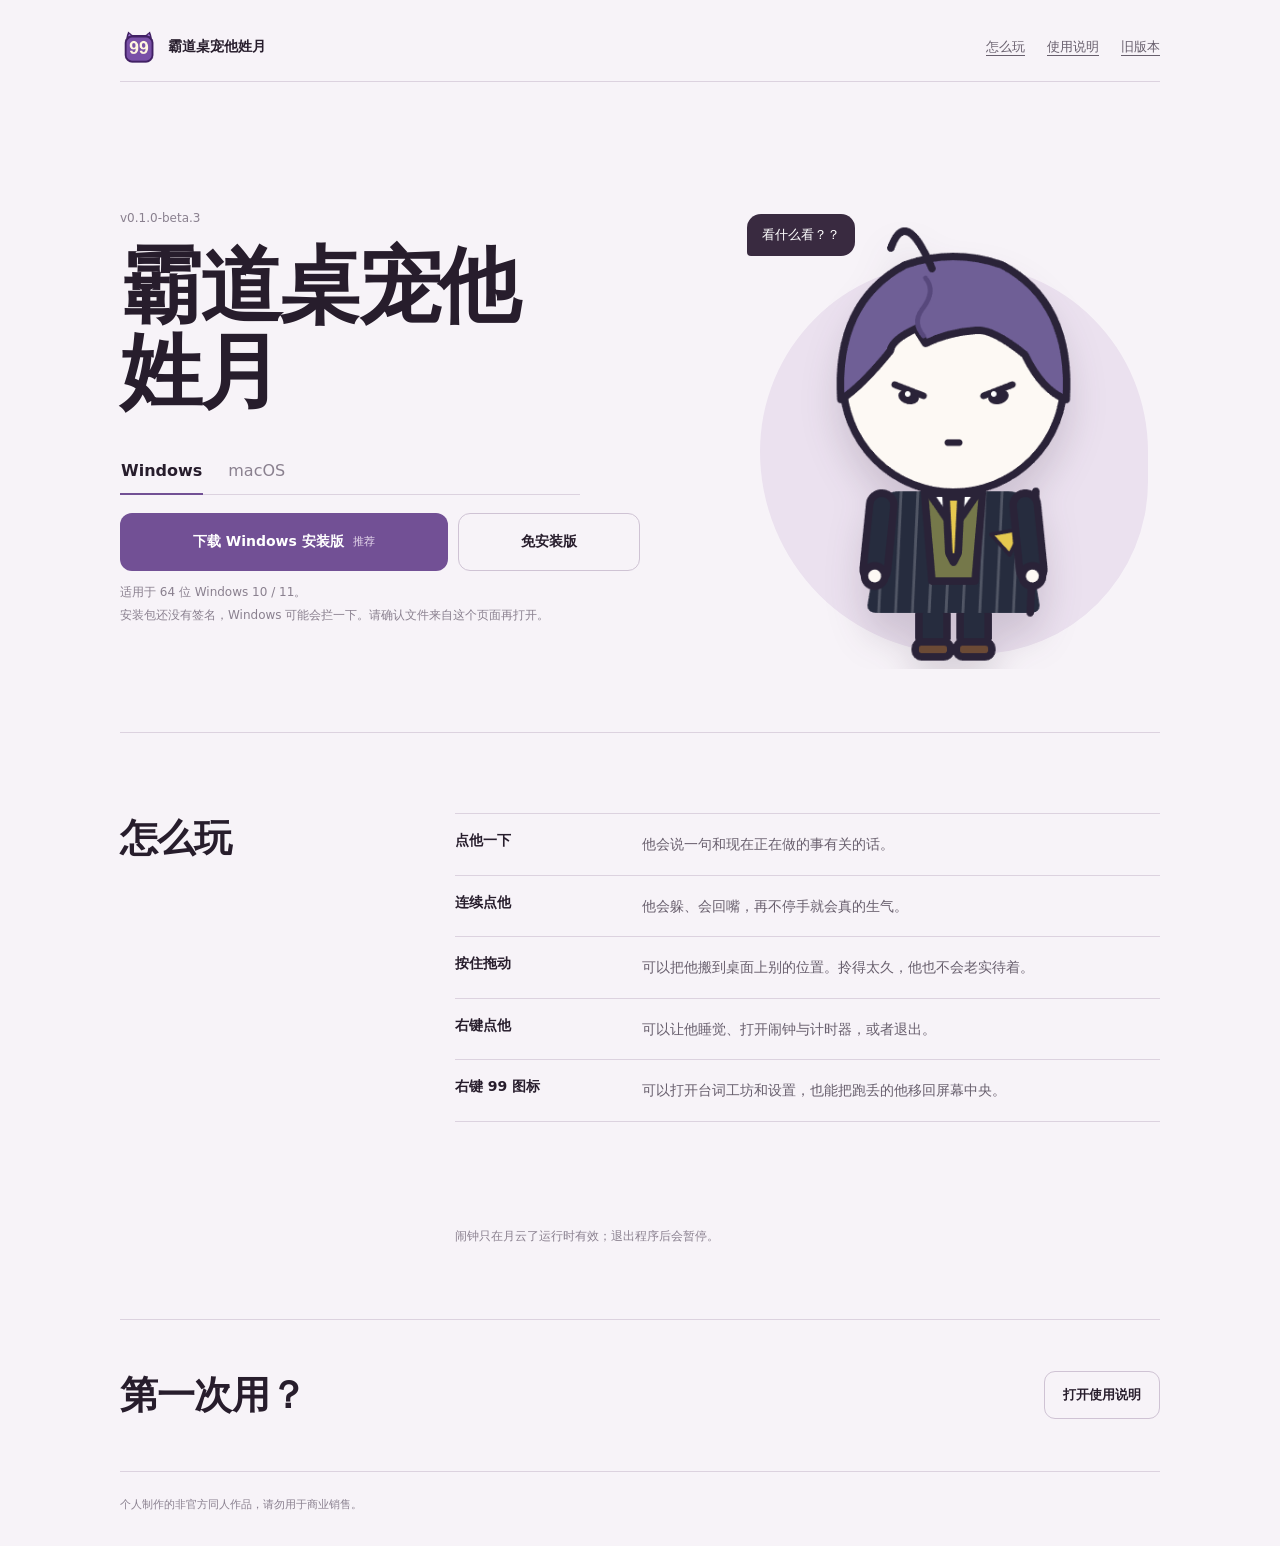
<file: index.html>
<!doctype html>
<html lang="zh-CN">
<head>
  <meta charset="utf-8">
  <meta name="viewport" content="width=device-width, initial-scale=1, viewport-fit=cover">
  <meta name="description" content="霸道桌宠他姓月下载页，支持 Windows 10/11 与 macOS 12 及以上版本。">
  <meta name="theme-color" content="#f5f0f7">
  <meta property="og:type" content="website">
  <meta property="og:title" content="霸道桌宠他姓月">
  <meta property="og:description" content="霸道桌宠他姓月 Windows 与 macOS 下载及使用说明。">
  <meta property="og:image" content="https://lzl2lzl.github.io/tsukumo99-download/social-preview.png">
  <meta property="og:url" content="https://lzl2lzl.github.io/tsukumo99-download/">
  <title>霸道桌宠他姓月 · 下载</title>
  <link rel="icon" href="icon.png">
  <link rel="stylesheet" href="styles.css?v=20261002">
</head>
<body>
  <header class="site-header">
    <a class="identity" href="#top" aria-label="回到下载页顶部">
      <img src="icon.png" alt="" width="42" height="42">
      <strong>霸道桌宠他姓月</strong>
    </a>
    <nav class="site-nav" aria-label="网站导航">
      <a href="#play">怎么玩</a>
      <a href="guide/">使用说明</a>
      <a href="https://github.com/lzl2lzl/tsukumo99-download/releases" rel="noreferrer">旧版本</a>
    </nav>
  </header>

  <main id="top">
    <section class="hero" aria-labelledby="page-title">
      <div class="hero-copy">
        <p class="version" id="release-version" aria-live="polite">v0.1.0-beta.3</p>
        <h1 id="page-title">霸道桌宠他姓月</h1>

        <div class="platform-switch" id="download" role="tablist" aria-label="选择电脑系统">
          <button id="tab-windows" type="button" role="tab" aria-selected="true" aria-controls="panel-windows" data-platform="windows">Windows</button>
          <button id="tab-macos" type="button" role="tab" aria-selected="false" aria-controls="panel-macos" data-platform="macos">macOS</button>
        </div>

        <div class="download-panels">
          <section class="platform-panel" id="panel-windows" role="tabpanel" aria-labelledby="tab-windows">
            <a class="download-button primary" id="setup-download" href="https://github.com/lzl2lzl/tsukumo99-download/releases/download/v0.1.0-beta.3/Tsukumo99-Setup.exe">
              <span>下载 Windows 安装版</span><small>推荐</small>
            </a>
            <a class="download-button secondary" id="portable-download" href="https://github.com/lzl2lzl/tsukumo99-download/releases/download/v0.1.0-beta.3/Tsukumo99-Portable.zip">免安装版</a>
          </section>
          <section class="platform-panel" id="panel-macos" role="tabpanel" aria-labelledby="tab-macos">
            <a class="download-button primary" id="mac-dmg-download" href="https://github.com/lzl2lzl/tsukumo99-download/releases/download/v0.1.0-beta.3/Tsukumo99-macOS-universal.dmg">
              <span>下载 macOS 版</span><small>Apple 芯片与 Intel 均可</small>
            </a>
            <a class="download-button secondary" id="mac-zip-download" href="https://github.com/lzl2lzl/tsukumo99-download/releases/download/v0.1.0-beta.3/Tsukumo99-macOS-universal.zip">ZIP 备用包</a>
          </section>
        </div>
        <p class="system-note" id="system-note">适用于 64 位 Windows 10 / 11。</p>
        <p class="unsigned-note" id="unsigned-note">安装包还没有签名，系统可能会拦一下。请确认文件来自这个页面再打开。</p>
      </div>

      <div class="pet-picture">
        <p>看什么看？？</p>
        <img src="pet-preview.png" alt="站在桌面上的月云了" width="512" height="512">
      </div>
    </section>

    <section class="play" id="play" aria-labelledby="play-title">
      <h2 id="play-title">怎么玩</h2>
      <div class="play-lines">
        <p><strong>点他一下</strong><span>他会说一句和现在正在做的事有关的话。</span></p>
        <p><strong>连续点他</strong><span>他会躲、会回嘴，再不停手就会真的生气。</span></p>
        <p><strong>按住拖动</strong><span>可以把他搬到桌面上别的位置。拎得太久，他也不会老实待着。</span></p>
        <p><strong>右键点他</strong><span>可以让他睡觉、打开闹钟与计时器，或者退出。</span></p>
        <p><strong>右键 99 图标</strong><span>可以打开台词工坊和设置，也能把跑丢的他移回屏幕中央。</span></p>
      </div>
      <p class="reminder-note">闹钟只在月云了运行时有效；退出程序后会暂停。</p>
    </section>

    <section class="guide-link" aria-labelledby="guide-title">
      <div>
        <h2 id="guide-title">第一次用？</h2>
      </div>
      <a href="guide/">打开使用说明</a>
    </section>
  </main>

  <footer>
    <p>个人制作的非官方同人作品，请勿用于商业销售。</p>
  </footer>

  <script>
    const repository = 'lzl2lzl/tsukumo99-download';
    const fallbackVersion = 'v0.1.0-beta.3';
    const assetNames = {
      setup: 'Tsukumo99-Setup.exe',
      portable: 'Tsukumo99-Portable.zip',
      macDmg: 'Tsukumo99-macOS-universal.dmg',
      macZip: 'Tsukumo99-macOS-universal.zip',
    };
    const platformCopy = {
      windows: {
        system: '适用于 64 位 Windows 10 / 11。',
        unsigned: '安装包还没有签名，Windows 可能会拦一下。请确认文件来自这个页面再打开。',
      },
      macos: {
        system: '适用于 macOS 12 及以上版本。',
        unsigned: '安装包还没有签名，macOS 首次打开时可能会拦一下。请确认文件来自这个页面再打开。',
      },
    };

    function activatePlatform(platform, focus = false) {
      document.querySelectorAll('[role="tab"]').forEach((tab) => {
        const selected = tab.dataset.platform === platform;
        tab.setAttribute('aria-selected', String(selected));
        tab.tabIndex = selected ? 0 : -1;
        if (selected && focus) tab.focus();
      });
      document.querySelectorAll('.platform-panel').forEach((panel) => {
        panel.hidden = panel.id !== 'panel-' + platform;
      });
      document.getElementById('system-note').textContent = platformCopy[platform].system;
      document.getElementById('unsigned-note').textContent = platformCopy[platform].unsigned;
    }

    const tabs = [...document.querySelectorAll('[role="tab"]')];
    tabs.forEach((tab, index) => {
      tab.addEventListener('click', () => activatePlatform(tab.dataset.platform));
      tab.addEventListener('keydown', (event) => {
        if (!['ArrowLeft', 'ArrowRight'].includes(event.key)) return;
        event.preventDefault();
        const next = tabs[(index + (event.key === 'ArrowRight' ? 1 : -1) + tabs.length) % tabs.length];
        activatePlatform(next.dataset.platform, true);
      });
    });

    const requestedPlatform = new URLSearchParams(window.location.search).get('platform');
    const prefersMac = /Mac|iPhone|iPad/i.test(navigator.platform) || /Macintosh/i.test(navigator.userAgent);
    activatePlatform(['windows', 'macos'].includes(requestedPlatform) ? requestedPlatform : prefersMac ? 'macos' : 'windows');

    fetch('https://api.github.com/repos/' + repository + '/releases?per_page=10', {
      headers: { Accept: 'application/vnd.github+json' },
    })
      .then((response) => {
        if (!response.ok) throw new Error('release unavailable');
        return response.json();
      })
      .then((releases) => {
        const latest = releases.find((release) => !release.draft && Object.values(assetNames)
          .some((name) => release.assets.some((asset) => asset.name === name)));
        if (!latest) return;
        document.getElementById('release-version').textContent = latest.tag_name || fallbackVersion;
        const links = { setup: 'setup-download', portable: 'portable-download', macDmg: 'mac-dmg-download', macZip: 'mac-zip-download' };
        Object.entries(links).forEach(([key, id]) => {
          const asset = latest.assets.find((item) => item.name === assetNames[key]);
          if (asset) document.getElementById(id).href = asset.browser_download_url;
        });
      })
      .catch(() => {});
  </script>
</body>
</html>
</file>
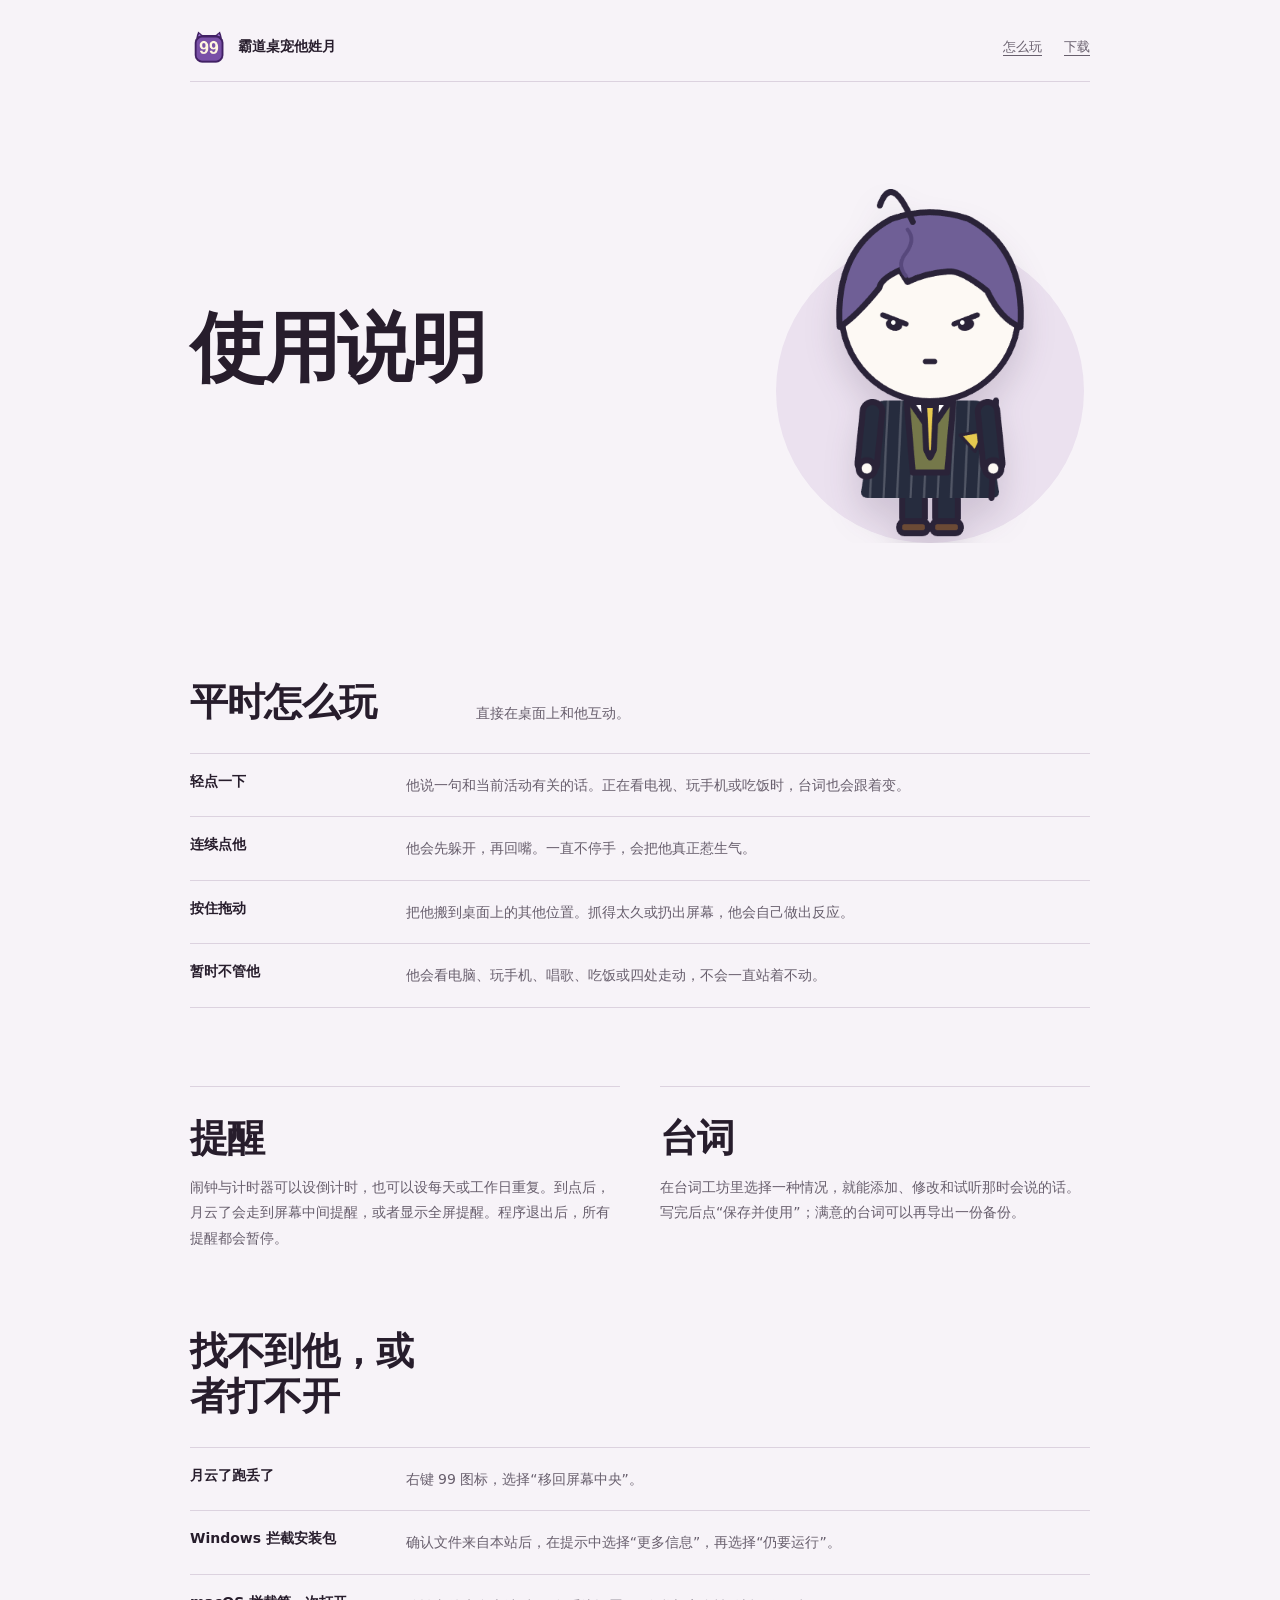
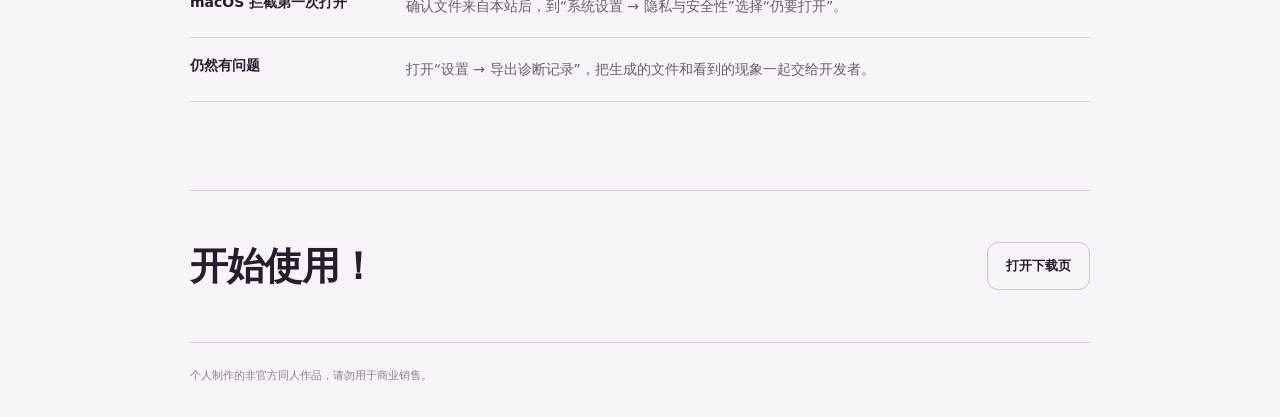
<file: guide/index.html>
<!doctype html>
<html lang="zh-CN">
<head>
  <meta charset="utf-8">
  <meta name="viewport" content="width=device-width, initial-scale=1, viewport-fit=cover">
  <meta http-equiv="Content-Security-Policy" content="default-src 'self'; img-src 'self'; style-src 'self'">
  <meta name="description" content="霸道桌宠他姓月使用说明：基本玩法、提醒、台词与常见问题。">
  <meta name="theme-color" content="#f7f3f8">
  <title>霸道桌宠他姓月 · 使用说明</title>
  <link rel="icon" href="../icon.png">
  <link rel="stylesheet" href="docs.css?v=20261002">
</head>
<body>
  <header class="docs-header">
    <a class="docs-identity" href="../" aria-label="返回霸道桌宠他姓月下载页">
      <img src="../icon.png" width="38" height="38" alt="">
      <strong>霸道桌宠他姓月</strong>
    </a>
    <nav class="docs-nav" aria-label="使用说明导航">
      <a href="#play">怎么玩</a>
      <a href="../#download">下载</a>
    </nav>
  </header>

  <main>
    <section class="guide-hero" aria-labelledby="guide-title">
      <div>
        <h1 id="guide-title">使用说明</h1>
      </div>
      <div class="guide-pet">
        <img src="../pet-preview.png" width="512" height="512" alt="站在桌面上的月云了">
      </div>
    </section>

    <section class="guide-section" id="play" aria-labelledby="play-title">
      <header>
        <h2 id="play-title">平时怎么玩</h2>
        <p>直接在桌面上和他互动。</p>
      </header>
      <div class="guide-lines">
        <p><strong>轻点一下</strong><span>他说一句和当前活动有关的话。正在看电视、玩手机或吃饭时，台词也会跟着变。</span></p>
        <p><strong>连续点他</strong><span>他会先躲开，再回嘴。一直不停手，会把他真正惹生气。</span></p>
        <p><strong>按住拖动</strong><span>把他搬到桌面上的其他位置。抓得太久或扔出屏幕，他会自己做出反应。</span></p>
        <p><strong>暂时不管他</strong><span>他会看电脑、玩手机、唱歌、吃饭或四处走动，不会一直站着不动。</span></p>
      </div>
    </section>

    <section class="guide-section two-topics" aria-label="提醒和台词">
      <article>
        <h2>提醒</h2>
        <p>闹钟与计时器可以设倒计时，也可以设每天或工作日重复。到点后，月云了会走到屏幕中间提醒，或者显示全屏提醒。程序退出后，所有提醒都会暂停。</p>
      </article>
      <article>
        <h2>台词</h2>
        <p>在台词工坊里选择一种情况，就能添加、修改和试听那时会说的话。写完后点“保存并使用”；满意的台词可以再导出一份备份。</p>
      </article>
    </section>

    <section class="guide-section" aria-labelledby="help-title">
      <header>
        <h2 id="help-title">找不到他，或者打不开</h2>
      </header>
      <div class="help-copy">
        <p><strong>月云了跑丢了</strong><span>右键 99 图标，选择“移回屏幕中央”。</span></p>
        <p><strong>Windows 拦截安装包</strong><span>确认文件来自本站后，在提示中选择“更多信息”，再选择“仍要运行”。</span></p>
        <p><strong>macOS 拦截第一次打开</strong><span>确认文件来自本站后，到“系统设置 → 隐私与安全性”选择“仍要打开”。</span></p>
        <p><strong>仍然有问题</strong><span>打开“设置 → 导出诊断记录”，把生成的文件和看到的现象一起交给开发者。</span></p>
      </div>
    </section>

    <section class="guide-end" aria-labelledby="start-title">
      <h2 id="start-title">开始使用！</h2>
      <a href="../#download">打开下载页</a>
    </section>
  </main>

  <footer class="docs-footer">
    <p>个人制作的非官方同人作品，请勿用于商业销售。</p>
  </footer>
</body>
</html>
</file>
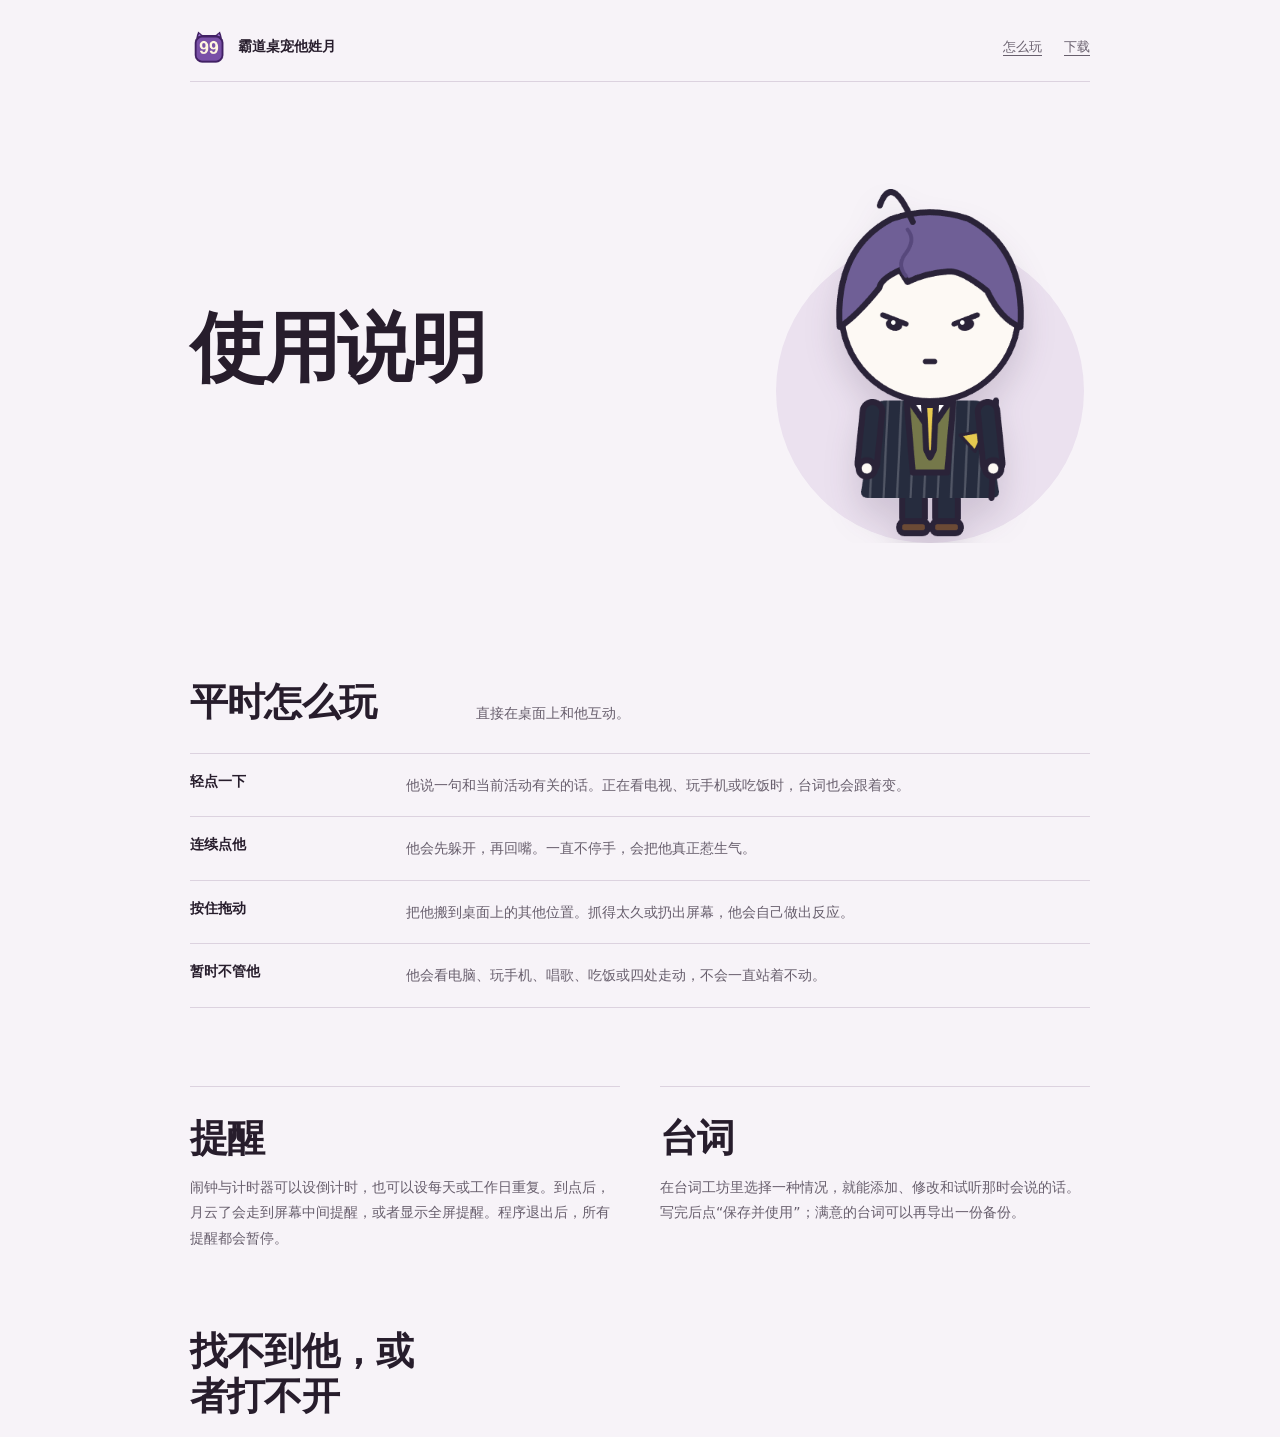
<file: guide/features.html>
<!doctype html>
<html lang="zh-CN">
<head>
  <meta charset="utf-8">
  <meta name="viewport" content="width=device-width, initial-scale=1">
  <meta http-equiv="refresh" content="0; url=./">
  <link rel="canonical" href="./">
  <title>霸道桌宠他姓月 · 使用说明</title>
</head>
<body>
  <p>使用说明已经合并，<a href="./">点击这里继续阅读</a>。</p>
</body>
</html>
</file>
<file: styles.css>
:root {
  color-scheme: light;
  --paper: #f7f3f8;
  --ink: #271d2c;
  --muted: #685f6d;
  --faint: #8a808f;
  --purple: #725095;
  --purple-dark: #5f407e;
  --wash: #ebe1ef;
  --line: #dcd2df;
  --content: 1040px;
}

* { box-sizing: border-box; }

html {
  min-height: 100%;
  scroll-behavior: smooth;
  background: var(--paper);
}

body {
  min-height: 100vh;
  margin: 0;
  color: var(--ink);
  font-family: "PingFang SC", "Microsoft YaHei UI", "Noto Sans SC", system-ui, sans-serif;
  background: var(--paper);
  overflow-x: hidden;
  -webkit-tap-highlight-color: transparent;
}

a, button { font: inherit; }
a { color: inherit; }
button { border: 0; }
[hidden] { display: none !important; }

.site-header {
  display: flex;
  width: min(var(--content), calc(100% - 40px));
  min-height: 82px;
  margin: 0 auto;
  padding-top: max(12px, env(safe-area-inset-top));
  align-items: center;
  justify-content: space-between;
  border-bottom: 1px solid var(--line);
}

.identity {
  display: inline-flex;
  min-height: 44px;
  gap: 10px;
  align-items: center;
  font-size: 14px;
  text-decoration: none;
}

.identity img { width: 38px; height: 38px; }
.site-nav { display: flex; gap: 22px; align-items: center; }

.site-nav a {
  min-height: 44px;
  padding: 13px 0;
  color: var(--muted);
  font-size: 13px;
  text-decoration-thickness: 1px;
  text-underline-offset: 4px;
}

main, footer {
  width: min(var(--content), calc(100% - 40px));
  margin: 0 auto;
}

.hero {
  display: grid;
  grid-template-columns: minmax(0, 1fr) minmax(320px, .76fr);
  gap: clamp(36px, 7vw, 84px);
  min-height: 650px;
  padding: clamp(62px, 9vh, 96px) 0 58px;
  align-items: center;
}

.hero-copy { min-width: 0; }

.version {
  margin: 0 0 18px;
  color: var(--faint);
  font-size: 12px;
}

h1 {
  max-width: 8ch;
  margin: 0;
  font-size: clamp(52px, 7vw, 82px);
  font-weight: 820;
  letter-spacing: -0.03em;
  line-height: 1.04;
}

.platform-switch {
  display: flex;
  width: min(100%, 460px);
  margin-top: 34px;
  gap: 24px;
  border-bottom: 1px solid var(--line);
}

.platform-switch button {
  position: relative;
  min-height: 46px;
  padding: 0 1px;
  color: var(--faint);
  background: transparent;
  cursor: pointer;
}

.platform-switch button[aria-selected="true"] {
  color: var(--ink);
  font-weight: 700;
}

.platform-switch button[aria-selected="true"]::after {
  position: absolute;
  right: 0;
  bottom: -1px;
  left: 0;
  height: 2px;
  background: var(--purple);
  content: "";
}

.download-panels {
  max-width: 520px;
  margin-top: 18px;
}

.platform-panel {
  display: grid;
  grid-template-columns: minmax(0, 1.4fr) minmax(150px, .78fr);
  gap: 10px;
}

.download-button {
  display: flex;
  min-height: 58px;
  padding: 0 18px;
  align-items: center;
  justify-content: center;
  border-radius: 12px;
  font-size: 14px;
  font-weight: 700;
  text-align: center;
  text-decoration: none;
  transition: background 150ms ease, transform 150ms ease;
}

.download-button.primary {
  gap: 9px;
  color: #fff;
  background: var(--purple);
}

.download-button.primary small {
  color: #e9dcef;
  font-size: 11px;
  font-weight: 500;
}

.download-button.secondary {
  border: 1px solid #cfc3d4;
  color: var(--ink);
  background: transparent;
}

.system-note,
.unsigned-note {
  max-width: 35rem;
  margin: 12px 0 0;
  color: var(--faint);
  font-size: 12px;
  line-height: 1.65;
}

.unsigned-note { margin-top: 3px; }

.pet-picture {
  position: relative;
  display: grid;
  min-height: 500px;
  align-items: end;
  justify-items: center;
  overflow: hidden;
}

.pet-picture::before {
  position: absolute;
  right: 3%;
  bottom: 3%;
  left: 3%;
  height: 78%;
  border-radius: 50% 50% 46% 54%;
  background: var(--wash);
  content: "";
}

.pet-picture img {
  position: relative;
  z-index: 1;
  display: block;
  width: min(116%, 500px);
  height: auto;
  filter: drop-shadow(0 24px 18px rgba(55, 36, 65, .16));
  animation: arrive 600ms cubic-bezier(.16, 1, .3, 1) both;
}

.pet-picture p {
  position: absolute;
  top: 45px;
  left: 0;
  z-index: 2;
  margin: 0;
  padding: 12px 15px;
  border-radius: 14px 14px 14px 4px;
  color: #fff;
  background: #392a40;
  font-size: 13px;
}

.play {
  display: grid;
  grid-template-columns: minmax(170px, .35fr) minmax(0, 1fr);
  gap: clamp(34px, 7vw, 88px);
  padding: 80px 0 74px;
  border-top: 1px solid var(--line);
}

.play h2,
.guide-link h2 {
  margin: 0;
  font-size: clamp(27px, 4vw, 38px);
  letter-spacing: -0.02em;
}

.play-lines { border-top: 1px solid var(--line); }

.play-lines p {
  display: grid;
  grid-template-columns: minmax(135px, .32fr) 1fr;
  gap: 22px;
  margin: 0;
  padding: 18px 0;
  border-bottom: 1px solid var(--line);
}

.play-lines strong { font-size: 14px; }
.play-lines span { color: var(--muted); font-size: 14px; line-height: 1.75; }

.reminder-note {
  grid-column: 2;
  margin: 18px 0 0;
  color: var(--faint);
  font-size: 12px;
}

.guide-link {
  display: flex;
  min-height: 152px;
  padding: 34px 0;
  align-items: center;
  justify-content: space-between;
  border-top: 1px solid var(--line);
}

.guide-link a {
  display: inline-flex;
  min-height: 48px;
  padding: 0 18px;
  align-items: center;
  border: 1px solid #cfc3d4;
  border-radius: 11px;
  font-size: 13px;
  font-weight: 700;
  text-decoration: none;
}

footer {
  padding: 25px 0 max(34px, env(safe-area-inset-bottom));
  border-top: 1px solid var(--line);
  color: var(--faint);
  font-size: 11px;
}

footer p { margin: 0; }

@keyframes arrive {
  from { opacity: .45; transform: translateY(12px); }
  to { opacity: 1; transform: translateY(0); }
}

@media (hover: hover) and (pointer: fine) {
  .download-button:hover,
  .guide-link a:hover { transform: translateY(-2px); }
  .download-button.primary:hover { background: var(--purple-dark); }
  .download-button.secondary:hover,
  .guide-link a:hover { background: #eee6f1; }
  .site-nav a:hover { color: var(--ink); }
}

.download-button:focus-visible,
.platform-switch button:focus-visible,
.site-nav a:focus-visible,
.identity:focus-visible,
.guide-link a:focus-visible {
  outline: 3px solid rgba(114, 80, 149, .35);
  outline-offset: 4px;
}

@media (max-width: 800px) {
  .hero {
    grid-template-columns: 1fr;
    min-height: auto;
    padding-top: 58px;
  }

  .hero-copy { max-width: 660px; }

  .pet-picture {
    min-height: 450px;
    width: min(100%, 480px);
    margin: 0 auto;
  }

  .play {
    grid-template-columns: 1fr;
    gap: 24px;
  }

  .reminder-note { grid-column: 1; }
}

@media (max-width: 600px) {
  .site-header,
  main,
  footer { width: min(calc(100% - 28px), var(--content)); }

  .site-header { min-height: 72px; }
  .identity img { width: 34px; height: 34px; }
  .identity strong { font-size: 13px; }
  .site-nav { gap: 14px; }
  .site-nav a { font-size: 12px; }
  .site-nav a:first-child { display: none; }
  .site-nav a:last-child { display: none; }

  .hero {
    gap: 20px;
    padding: 48px 0 44px;
  }

  h1 { font-size: clamp(48px, 15vw, 66px); }
  .platform-panel { grid-template-columns: 1fr; }
  .download-button { min-height: 56px; }

  .pet-picture { min-height: 390px; }
  .pet-picture img { width: min(125%, 450px); }
  .pet-picture p { top: 30px; left: 4px; }

  .play { padding: 62px 0 56px; }

  .play-lines p {
    grid-template-columns: 1fr;
    gap: 7px;
  }

  .guide-link {
    gap: 24px;
    align-items: flex-start;
    flex-direction: column;
  }

  .guide-link a {
    width: 100%;
    justify-content: center;
  }
}

@media (prefers-reduced-motion: reduce) {
  html { scroll-behavior: auto; }
  .pet-picture img { animation: none; }
  .download-button,
  .guide-link a { transition: none; }
}
</file>
<file: guide/docs.css>
:root {
  color-scheme: light;
  --paper: #f7f3f8;
  --ink: #271d2c;
  --muted: #685f6d;
  --faint: #8a808f;
  --purple: #725095;
  --wash: #ebe1ef;
  --line: #dcd2df;
  --content: 900px;
}

* { box-sizing: border-box; }

html {
  min-height: 100%;
  scroll-behavior: smooth;
  scroll-padding-top: 24px;
  background: var(--paper);
}

body {
  min-height: 100vh;
  margin: 0;
  color: var(--ink);
  font-family: "PingFang SC", "Microsoft YaHei UI", "Noto Sans SC", system-ui, sans-serif;
  background: var(--paper);
  overflow-x: hidden;
  -webkit-tap-highlight-color: transparent;
}

a { color: inherit; }

.docs-header {
  display: flex;
  width: min(var(--content), calc(100% - 40px));
  min-height: 82px;
  margin: 0 auto;
  padding-top: max(12px, env(safe-area-inset-top));
  align-items: center;
  justify-content: space-between;
  border-bottom: 1px solid var(--line);
}

.docs-identity {
  display: inline-flex;
  min-height: 44px;
  gap: 10px;
  align-items: center;
  font-size: 14px;
  text-decoration: none;
}

.docs-identity img { width: 38px; height: 38px; }

.docs-nav {
  display: flex;
  gap: 22px;
  align-items: center;
}

.docs-nav a {
  min-height: 44px;
  padding: 13px 0;
  color: var(--muted);
  font-size: 13px;
  text-decoration-thickness: 1px;
  text-underline-offset: 4px;
}

main,
.docs-footer {
  width: min(var(--content), calc(100% - 40px));
  margin: 0 auto;
}

.guide-hero {
  display: grid;
  grid-template-columns: minmax(0, 1fr) 320px;
  gap: clamp(30px, 7vw, 78px);
  min-height: 520px;
  padding: 68px 0 56px;
  align-items: center;
}

.guide-hero h1 {
  margin: 0;
  font-size: clamp(50px, 7vw, 76px);
  font-weight: 820;
  letter-spacing: -0.03em;
  line-height: 1.04;
}

.guide-pet {
  position: relative;
  display: grid;
  min-height: 390px;
  align-items: end;
  justify-items: center;
  overflow: hidden;
}

.guide-pet::before {
  position: absolute;
  right: 2%;
  bottom: 0;
  left: 2%;
  height: 78%;
  border-radius: 50%;
  background: var(--wash);
  content: "";
}

.guide-pet img {
  position: relative;
  display: block;
  width: min(120%, 410px);
  height: auto;
  filter: drop-shadow(0 20px 16px rgba(55, 36, 65, .15));
}

.guide-section {
  padding: 78px 0 0;
  scroll-margin-top: 20px;
}

.guide-section > header {
  display: grid;
  grid-template-columns: minmax(210px, .4fr) minmax(0, 1fr);
  gap: 40px;
  margin-bottom: 27px;
  align-items: end;
}

.guide-section h2,
.guide-end h2 {
  margin: 0;
  font-size: clamp(27px, 4vw, 38px);
  letter-spacing: -0.02em;
  line-height: 1.2;
}

.guide-section > header > p {
  margin: 0;
  color: var(--muted);
  font-size: 14px;
  line-height: 1.7;
}

.guide-lines,
.help-copy {
  border-top: 1px solid var(--line);
}

.guide-lines p,
.help-copy p {
  display: grid;
  grid-template-columns: minmax(150px, .28fr) 1fr;
  gap: 24px;
  margin: 0;
  padding: 19px 0;
  border-bottom: 1px solid var(--line);
}

.guide-lines strong,
.help-copy strong { font-size: 14px; }

.guide-lines span,
.help-copy span {
  color: var(--muted);
  font-size: 14px;
  line-height: 1.75;
}

.two-topics p {
  margin: 0;
  color: var(--muted);
  font-size: 14px;
  line-height: 1.8;
}

.two-topics {
  display: grid;
  grid-template-columns: 1fr 1fr;
  gap: 40px;
}

.two-topics article {
  padding-top: 29px;
  border-top: 1px solid var(--line);
}

.two-topics h2 { margin-bottom: 14px; }

.guide-end {
  display: flex;
  min-height: 152px;
  margin-top: 88px;
  padding: 34px 0;
  align-items: center;
  justify-content: space-between;
  border-top: 1px solid var(--line);
}

.guide-end a {
  display: inline-flex;
  min-height: 48px;
  padding: 0 18px;
  align-items: center;
  border: 1px solid #cfc3d4;
  border-radius: 11px;
  font-size: 13px;
  font-weight: 700;
  text-decoration: none;
}

.docs-footer {
  padding: 25px 0 max(34px, env(safe-area-inset-bottom));
  border-top: 1px solid var(--line);
  color: var(--faint);
  font-size: 11px;
}

.docs-footer p { margin: 0; }

@media (hover: hover) and (pointer: fine) {
  .docs-nav a:hover { color: var(--ink); }
  .guide-end a:hover { background: #eee6f1; }
}

.docs-identity:focus-visible,
.docs-nav a:focus-visible,
.guide-end a:focus-visible {
  outline: 3px solid rgba(114, 80, 149, .35);
  outline-offset: 4px;
}

@media (max-width: 720px) {
  .guide-hero {
    grid-template-columns: 1fr;
    min-height: auto;
    gap: 18px;
    padding-top: 54px;
  }

  .guide-pet {
    width: min(100%, 390px);
    min-height: 350px;
    margin: 0 auto;
  }

  .guide-section > header {
    grid-template-columns: 1fr;
    gap: 10px;
  }

  .two-topics {
    grid-template-columns: 1fr;
    gap: 24px;
  }

  .two-topics article + article {
    padding-top: 24px;
    border-top: 1px solid var(--line);
  }
}

@media (max-width: 560px) {
  .docs-header,
  main,
  .docs-footer { width: min(calc(100% - 28px), var(--content)); }

  .docs-header { min-height: 72px; }
  .docs-identity img { width: 34px; height: 34px; }
  .docs-identity strong { font-size: 13px; }
  .docs-nav { gap: 13px; }
  .docs-nav a { font-size: 12px; }
  .docs-nav a:first-child { display: none; }

  .guide-hero { padding: 46px 0 38px; }
  .guide-hero h1 { font-size: clamp(48px, 15vw, 64px); }
  .guide-pet { min-height: 320px; }
  .guide-pet img { width: min(126%, 400px); }

  .guide-section { padding-top: 62px; }

  .guide-lines p,
  .help-copy p {
    grid-template-columns: 1fr;
    gap: 7px;
  }

  .guide-end {
    gap: 24px;
    align-items: flex-start;
    flex-direction: column;
  }

  .guide-end a {
    width: 100%;
    justify-content: center;
  }
}

@media (prefers-reduced-motion: reduce) {
  html { scroll-behavior: auto; }
}
</file>
